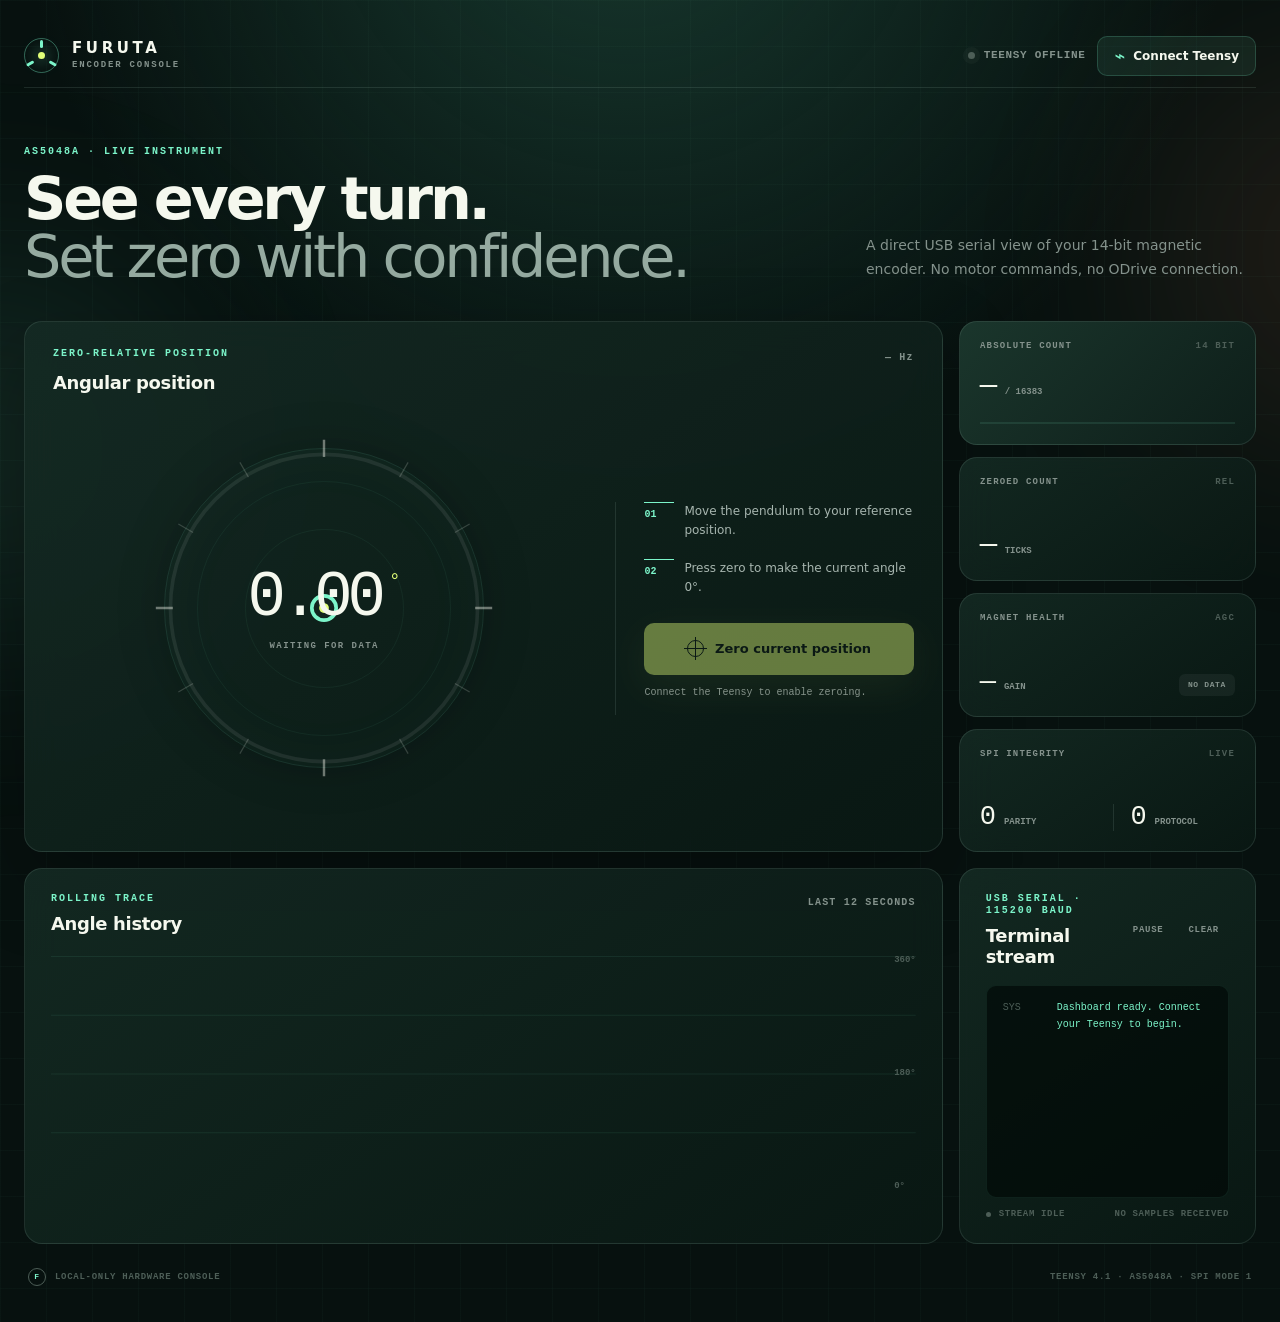
<file: teensy_as5048a_reader/web/index.html>
<!doctype html>
<html lang="en">
  <head>
    <meta charset="utf-8">
    <meta name="viewport" content="width=device-width, initial-scale=1">
    <meta name="theme-color" content="#07110f">
    <title>Furuta Encoder Console</title>
    <link rel="icon" href="favicon.svg" type="image/svg+xml">
    <link rel="stylesheet" href="styles.css">
  </head>
  <body>
    <div class="ambient ambient-one"></div>
    <div class="ambient ambient-two"></div>

    <main class="shell">
      <header class="topbar">
        <a class="brand" href="/" aria-label="Furuta encoder console home">
          <span class="brand-mark" aria-hidden="true"><i></i><i></i><i></i></span>
          <span>
            <strong>FURUTA</strong>
            <small>ENCODER CONSOLE</small>
          </span>
        </a>

        <div class="connection-cluster">
          <div id="connectionStatus" class="status-pill offline" role="status">
            <span class="status-dot"></span>
            <span id="connectionText">Teensy offline</span>
          </div>
          <button id="connectButton" class="button button-secondary" type="button">
            <span class="button-icon" aria-hidden="true">⌁</span>
            Connect Teensy
          </button>
        </div>
      </header>

      <section class="hero-copy" aria-labelledby="pageTitle">
        <div>
          <p class="eyebrow">AS5048A · LIVE INSTRUMENT</p>
          <h1 id="pageTitle">See every turn.<br><span>Set zero with confidence.</span></h1>
        </div>
        <p class="hero-note">A direct USB serial view of your 14-bit magnetic encoder. No motor commands, no ODrive connection.</p>
      </section>

      <section class="dashboard-grid">
        <article class="panel angle-panel">
          <div class="panel-heading">
            <div>
              <p class="panel-kicker">ZERO-RELATIVE POSITION</p>
              <h2>Angular position</h2>
            </div>
            <span id="sampleRate" class="sample-rate">— Hz</span>
          </div>

          <div class="angle-layout">
            <div class="dial-wrap" aria-label="Encoder angle gauge">
              <div class="dial-rings"></div>
              <svg class="dial" viewBox="0 0 320 320" role="img" aria-label="Current encoder angle">
                <defs>
                  <linearGradient id="dialGradient" x1="0" y1="0" x2="1" y2="1">
                    <stop offset="0" stop-color="#7cf5ca"/>
                    <stop offset="1" stop-color="#e2ff78"/>
                  </linearGradient>
                  <filter id="glow">
                    <feGaussianBlur stdDeviation="3.5" result="blur"/>
                    <feMerge><feMergeNode in="blur"/><feMergeNode in="SourceGraphic"/></feMerge>
                  </filter>
                </defs>
                <circle class="dial-track" cx="160" cy="160" r="126"/>
                <circle id="dialProgress" class="dial-progress" cx="160" cy="160" r="126"/>
                <g class="ticks" aria-hidden="true">
                  <path d="M160 22v14 M298 160h-14 M160 298v-14 M22 160h14"/>
                  <path class="minor" d="M229 40.5l-7 12.1 M279.5 91l-12.1 7 M279.5 229l-12.1-7 M229 279.5l-7-12.1 M91 279.5l7-12.1 M40.5 229l12.1-7 M40.5 91l12.1 7 M91 40.5l7 12.1"/>
                </g>
                <g id="needle" class="needle">
                  <line x1="160" y1="166" x2="160" y2="70"/>
                  <circle cx="160" cy="160" r="10"/>
                  <circle class="needle-core" cx="160" cy="160" r="4"/>
                </g>
              </svg>
              <div class="dial-readout">
                <div><span id="angleValue">0.00</span><sup>°</sup></div>
                <small id="turnLabel">WAITING FOR DATA</small>
              </div>
            </div>

            <div class="action-stack">
              <div class="zero-copy">
                <span class="index">01</span>
                <p>Move the pendulum to your reference position.</p>
              </div>
              <div class="zero-copy">
                <span class="index">02</span>
                <p>Press zero to make the current angle 0°.</p>
              </div>
              <button id="zeroButton" class="button button-zero" type="button" disabled>
                <span class="target-icon" aria-hidden="true"></span>
                Zero current position
              </button>
              <p id="zeroFeedback" class="zero-feedback" aria-live="polite">Connect the Teensy to enable zeroing.</p>
            </div>
          </div>
        </article>

        <aside class="metrics-column" aria-label="Encoder metrics">
          <article class="panel metric-card metric-primary">
            <div class="metric-label"><span>ABSOLUTE COUNT</span><i>14 BIT</i></div>
            <div class="metric-value"><strong id="absoluteCount">—</strong><small>/ 16383</small></div>
            <div class="bit-bar" aria-hidden="true"><span id="countBar"></span></div>
          </article>

          <article class="panel metric-card">
            <div class="metric-label"><span>ZEROED COUNT</span><i>REL</i></div>
            <div class="metric-value"><strong id="zeroedCount">—</strong><small>ticks</small></div>
          </article>

          <article class="panel metric-card">
            <div class="metric-label"><span>MAGNET HEALTH</span><i>AGC</i></div>
            <div class="health-row">
              <div><strong id="agcValue">—</strong><small>gain</small></div>
              <span id="magnetStatus" class="health-chip neutral">NO DATA</span>
            </div>
          </article>

          <article class="panel metric-card">
            <div class="metric-label"><span>SPI INTEGRITY</span><i>LIVE</i></div>
            <div class="error-grid">
              <div><strong id="parityErrors">0</strong><small>parity</small></div>
              <div><strong id="protocolErrors">0</strong><small>protocol</small></div>
            </div>
          </article>
        </aside>

        <article class="panel chart-panel">
          <div class="panel-heading compact">
            <div>
              <p class="panel-kicker">ROLLING TRACE</p>
              <h2>Angle history</h2>
            </div>
            <span class="chart-window">LAST 12 SECONDS</span>
          </div>
          <div class="chart-wrap">
            <canvas id="angleChart" aria-label="Recent zero-relative angle chart"></canvas>
            <div class="chart-scale" aria-hidden="true"><span>360°</span><span>180°</span><span>0°</span></div>
          </div>
        </article>

        <article class="panel terminal-panel">
          <div class="panel-heading compact terminal-heading">
            <div>
              <p class="panel-kicker">USB SERIAL · 115200 BAUD</p>
              <h2>Terminal stream</h2>
            </div>
            <div class="terminal-actions">
              <button id="pauseButton" class="text-button" type="button">Pause</button>
              <button id="clearButton" class="text-button" type="button">Clear</button>
            </div>
          </div>
          <div id="terminal" class="terminal" role="log" aria-live="off">
            <div class="terminal-line system"><span>SYS</span> Dashboard ready. Connect your Teensy to begin.</div>
          </div>
          <div class="terminal-footer">
            <span><i id="streamDot"></i><span id="streamState">Stream idle</span></span>
            <span id="lastSample">No samples received</span>
          </div>
        </article>
      </section>

      <footer>
        <p><span class="footer-mark">F</span> Local-only hardware console</p>
        <p>Teensy 4.1 · AS5048A · SPI mode 1</p>
      </footer>
    </main>

    <div id="toast" class="toast" role="status" aria-live="polite"></div>
    <script src="app.js"></script>
  </body>
</html>
</file>
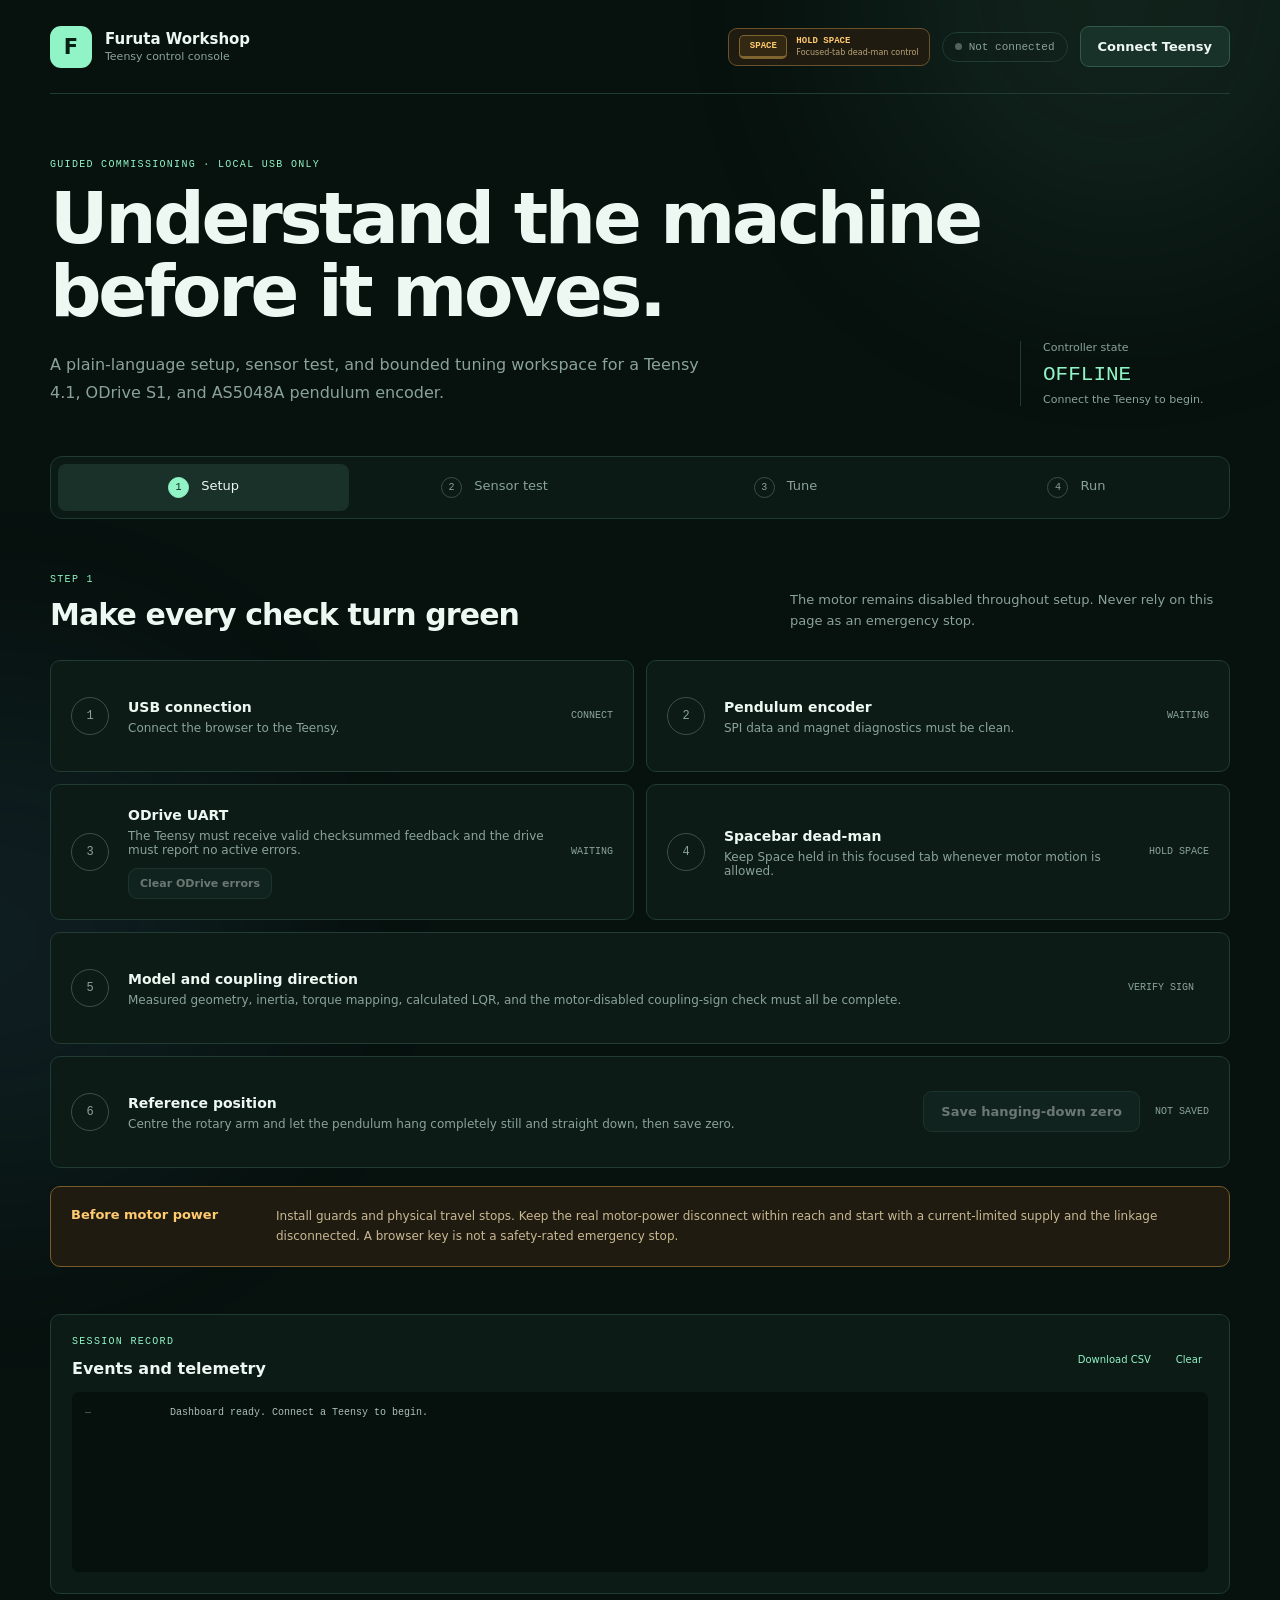
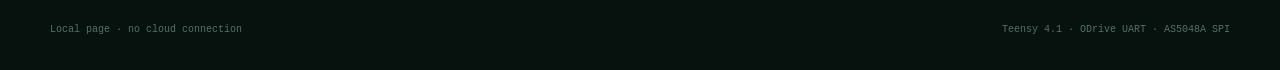
<file: teensy_uart_web/web/index.html>
<!doctype html>
<html lang="en">
  <head>
    <meta charset="utf-8">
    <meta name="viewport" content="width=device-width, initial-scale=1">
    <meta name="theme-color" content="#07110e">
    <title>Furuta Workshop</title>
    <link rel="icon" href="favicon.svg" type="image/svg+xml">
    <link rel="stylesheet" href="styles.css">
  </head>
  <body>
    <div class="ambient one"></div><div class="ambient two"></div>
    <main>
      <header class="topbar">
        <a class="brand" href="#setup" aria-label="Furuta Workshop home">
          <span class="brand-mark">F</span>
          <span><strong>Furuta Workshop</strong><small>Teensy control console</small></span>
        </a>
        <div class="connection-block">
          <div id="spaceStatus" class="space-control" aria-live="polite"><kbd>SPACE</kbd><span><strong>HOLD SPACE</strong><small>Focused-tab dead-man control</small></span></div>
          <span id="connectionPill" class="pill offline"><i></i><span id="connectionText">Not connected</span></span>
          <button id="connectButton" class="button secondary" type="button">Connect Teensy</button>
        </div>
      </header>

      <section class="hero">
        <div>
          <p class="eyebrow">GUIDED COMMISSIONING · LOCAL USB ONLY</p>
          <h1>Understand the machine<br>before it moves.</h1>
          <p class="lede">A plain-language setup, sensor test, and bounded tuning workspace for a Teensy 4.1, ODrive S1, and AS5048A pendulum encoder.</p>
        </div>
        <div class="machine-state">
          <span>Controller state</span>
          <strong id="modeValue">OFFLINE</strong>
          <small id="modeExplanation">Connect the Teensy to begin.</small>
        </div>
      </section>

      <nav class="tabs" aria-label="Workflow">
        <button class="tab active" data-page="setup" type="button"><span>1</span> Setup</button>
        <button class="tab" data-page="test" type="button"><span>2</span> Sensor test</button>
        <button class="tab" data-page="tune" type="button"><span>3</span> Tune</button>
        <button class="tab" data-page="run" type="button"><span>4</span> Run</button>
      </nav>

      <div id="globalAlert" class="alert hidden" role="alert"></div>

      <section id="setup" class="page active">
        <div class="section-heading">
          <div><p class="eyebrow">STEP 1</p><h2>Make every check turn green</h2></div>
          <p>The motor remains disabled throughout setup. Never rely on this page as an emergency stop.</p>
        </div>
        <div class="check-grid">
          <article id="checkConnection" class="check-card"><span class="check-icon">1</span><div><strong>USB connection</strong><p>Connect the browser to the Teensy.</p></div><b>WAITING</b></article>
          <article id="checkEncoder" class="check-card"><span class="check-icon">2</span><div><strong>Pendulum encoder</strong><p>SPI data and magnet diagnostics must be clean.</p></div><b>WAITING</b></article>
          <article id="checkOdrive" class="check-card"><span class="check-icon">3</span><div><strong>ODrive UART</strong><p>The Teensy must receive valid checksummed feedback and the drive must report no active errors.</p><button id="clearOdriveErrorsButton" class="button secondary compact-button" type="button" disabled>Clear ODrive errors</button></div><b>WAITING</b></article>
          <article id="checkDeadman" class="check-card"><span class="check-icon">4</span><div><strong>Spacebar dead-man</strong><p>Keep Space held in this focused tab whenever motor motion is allowed.</p></div><b>HOLD SPACE</b></article>
          <article id="checkMechanism" class="check-card wide"><span class="check-icon">5</span><div><strong>Model and coupling direction</strong><p>Measured geometry, inertia, torque mapping, calculated LQR, and the motor-disabled coupling-sign check must all be complete.</p></div><b>VERIFY SIGN</b></article>
          <article id="checkZero" class="check-card wide"><span class="check-icon">6</span><div><strong>Reference position</strong><p>Centre the rotary arm and let the pendulum hang completely still and straight down, then save zero.</p></div><button id="zeroButton" class="button secondary" type="button" disabled>Save hanging-down zero</button><b>WAITING</b></article>
        </div>
        <aside class="safety-note"><strong>Before motor power</strong><p>Install guards and physical travel stops. Keep the real motor-power disconnect within reach and start with a current-limited supply and the linkage disconnected. A browser key is not a safety-rated emergency stop.</p></aside>
      </section>

      <section id="test" class="page">
        <div class="section-heading">
          <div><p class="eyebrow">STEP 2 · MOTOR DISABLED</p><h2>Move it by hand and verify the signs</h2></div>
          <button id="testModeButton" class="button secondary" type="button" disabled>Enter sensor test</button>
        </div>
        <div class="live-grid">
          <article class="metric hero-metric"><span>Pendulum angle</span><strong><b id="pendulumDegrees">—</b>°</strong><small>0° upright · ±180° hanging down</small></article>
          <article class="metric"><span>Rotary arm angle</span><strong><b id="armDegrees">—</b>°</strong><small>Relative to saved zero</small></article>
          <article class="metric"><span>Pendulum speed</span><strong><b id="pendulumRate">—</b> rad/s</strong><small>Fast balance estimate · settling estimate <b id="settlingRate">—</b> rad/s</small></article>
          <article class="metric"><span>Arm speed</span><strong><b id="armRate">—</b> rad/s</strong><small>ODrive estimate · settling estimate <b id="settlingArmRate">—</b> rad/s</small></article>
        </div>
        <article class="chart-panel">
          <div class="panel-title"><div><p class="eyebrow">LIVE TRACE</p><h3>Angles over the last 12 seconds</h3></div><div class="legend"><span class="pend">Pendulum</span><span class="arm">Arm</span></div></div>
          <canvas id="stateChart" aria-label="Recent arm and pendulum angle chart"></canvas>
        </article>
        <div class="diagnostic-grid">
          <article><span>Raw encoder count</span><strong id="rawCount">—</strong></article>
          <article><span>Magnet gain (AGC)</span><strong id="agcValue">—</strong></article>
          <article><span>SPI parity errors</span><strong id="parityErrors">—</strong></article>
          <article><span>SPI protocol errors</span><strong id="protocolErrors">—</strong></article>
          <article><span>Control work / worst</span><strong id="loopTiming">—</strong></article>
        </div>
        <div class="instruction"><span>Coupling sign check</span><p>Keep motor power disconnected. First choose an arm direction and verify its dashboard angle becomes positive. Then hold the pendulum near upright and move the arm gently but briskly in that positive direction; as the pendulum top initially lags, its dashboard angle must also move positive. If not, change only <code>kPendulumDirection</code>, rebuild, and repeat. After this is repeatable, set <code>kControlDirectionVerified = true</code>. Never compensate by flipping gain signs.</p></div>
      </section>

      <section id="tune" class="page">
        <div class="section-heading">
          <div><p class="eyebrow">STEP 3 · MODEL-BASED UPRIGHT TRIALS</p><h2>Start gently, then test the reviewed model</h2></div>
          <span class="temporary-label">Best trial values are firmware defaults</span>
        </div>
        <div class="preset-row">
          <button class="preset selected" data-preset="tuned" type="button">Hardware tuned<br><small>Best 8-second trial</small></button>
          <button class="preset" data-scale="0.65" type="button">Conservative model<br><small>65% of model gains</small></button>
          <button class="preset" data-scale="1" type="button">Model nominal<br><small>Calculated 200 Hz LQR</small></button>
          <button class="preset" data-scale="1.15" type="button">Responsive<br><small>115% of model gains</small></button>
        </div>
        <details class="advanced-gains">
          <summary>Advanced: inspect exact signed gains</summary>
          <p>These four terms act together. Firmware permits each only from 50% to 150% of its model value and never permits its sign to flip.</p>
          <div class="gain-grid">
            <label><span><strong>Arm angle state</strong><small>Model-coupled position term</small></span><input id="gainArm" type="number" min="-0.1371" max="-0.0457" step="0.001" value="-0.07000"><em>K₁</em></label>
            <label><span><strong>Pendulum angle state</strong><small>Primary upright correction term</small></span><input id="gainPendulum" type="number" min="0.7222" max="2.1665" step="0.001" value="1.60000"><em>K₂</em></label>
            <label><span><strong>Arm rate state</strong><small>Model-coupled velocity term</small></span><input id="gainArmRate" type="number" min="-0.1038" max="-0.0346" step="0.001" value="-0.06920"><em>K₃</em></label>
            <label><span><strong>Pendulum rate state</strong><small>Upright motion damping term</small></span><input id="gainPendulumRate" type="number" min="0.0694" max="0.2083" step="0.001" value="0.09000"><em>K₄</em></label>
          </div>
        </details>
        <div class="tune-actions">
          <button id="applyGainsButton" class="button secondary" type="button" disabled>Apply values while disarmed</button>
          <p id="gainFeedback">Connect and finish setup first.</p>
        </div>
        <article class="deadman-panel">
          <div><p class="eyebrow">LOW-TORQUE BALANCE TRIAL</p><h3>Hold upright, then hold Space</h3><p>Manually place the pendulum nearly upright and motionless, then press and hold Space. The trial starts automatically—no mouse click is required. Releasing Space, changing browser tabs, losing keep-alives, leaving the catch region, or reaching 20 seconds stops motor output.</p></div>
          <div class="hold-area"><button id="tuneHoldButton" type="button" disabled><span>SPACE STARTS THE TRIAL</span><small>Mouse click optional · release Space to stop</small></button><p id="tuneHint">Complete every setup check.</p></div>
        </article>
        <div class="instruction warning"><span>Trial rule</span><p>Start with Hardware tuned. Save each telemetry log and release Space immediately if motion grows. Exact individual gains are advanced controls; prefer the reviewed profiles. Blind automatic searching remains disabled because collisions and saturation produce unsafe, misleading “learning.”</p></div>
      </section>

      <section id="run" class="page">
        <div class="section-heading"><div><p class="eyebrow">STEP 4 · GUARDED SWING-UP TUNING</p><h2>Build energy, catch, and balance</h2></div></div>
        <article class="run-panel">
          <div class="run-readiness"><span id="readinessRing">0/6</span><div><strong id="readinessTitle">Not ready</strong><p id="readinessText">Complete the setup checklist.</p></div></div>
          <div class="run-controls">
            <button id="swingTrialButton" class="button danger" type="button" disabled>Space starts guarded swing-up</button>
            <button id="armButton" class="button secondary" type="button" disabled>Full automatic locked</button>
            <button id="disarmButton" class="button stop" type="button" disabled>DISARM / STOP</button>
          </div>
          <p id="swingHint" class="run-copy">Let go once the pendulum is generally downward and the arm has stopped. Holding Space uses the tested ODrive filtered-position gains to center at up to 0.5 turn/s, holds the exact target until arm and pendulum remain settled for 2.5 seconds, verifies torque mode, then starts swing-up. Release Space to stop immediately.</p>
        </article>
        <details class="advanced-gains" open>
          <summary>Swing-up tuning controls</summary>
          <p>Change one value at a time while disarmed. Swing-up is hard-limited to 0.450 N·m; balance and centering retain their lower limits.</p>
          <div class="gain-grid">
            <label><span><strong>Swing strength</strong><small>How quickly energy is added near center</small></span><input id="swingEnergyGain" type="number" min="0" max="20" step="0.05" value="1.000"><em>energy</em></label>
            <label><span><strong>Arm damping</strong><small>Opposes rapid arm motion</small></span><input id="swingArmDamping" type="number" min="0" max="1" step="0.005" value="0.030"><em>damping</em></label>
            <label><span><strong>Arm centering</strong><small>Reserves torque to return the arm toward center</small></span><input id="swingArmCentering" type="number" min="0" max="1" step="0.005" value="0.180"><em>centering</em></label>
            <label><span><strong>Startup nudge</strong><small>Initial torque from the hanging position</small></span><input id="swingStartupKick" type="number" min="0" max="0.30" step="0.005" value="0.160"><em>Nm</em></label>
            <label><span><strong>Maximum swing torque</strong><small>Hard ceiling during the energy-building phase</small></span><input id="swingTorqueLimit" type="number" min="0" max="0.45" step="0.005" value="0.450"><em>Nm</em></label>
          </div>
          <div class="tune-actions"><button id="applySwingButton" class="button secondary" type="button" disabled>Apply swing settings while disarmed</button><p id="swingFeedback">Firmware-safe defaults loaded.</p></div>
        </details>
        <div class="live-grid compact">
          <article class="metric"><span>Commanded torque</span><strong><b id="torqueValue">—</b> Nm</strong></article>
          <article class="metric"><span>ODrive errors</span><strong id="odriveErrors">—</strong></article>
          <article class="metric"><span>Current gains</span><strong id="gainSummary">—</strong></article>
        </div>
      </section>

      <section class="log-panel">
        <div class="panel-title"><div><p class="eyebrow">SESSION RECORD</p><h3>Events and telemetry</h3></div><div><button id="downloadButton" class="text-button" type="button">Download CSV</button><button id="clearLogButton" class="text-button" type="button">Clear</button></div></div>
        <div id="eventLog" class="event-log" role="log"><p><time>—</time><span>Dashboard ready. Connect a Teensy to begin.</span></p></div>
      </section>

      <footer><span>Local page · no cloud connection</span><span>Teensy 4.1 · ODrive UART · AS5048A SPI</span></footer>
    </main>
    <div id="toast" class="toast" role="status" aria-live="polite"></div>
    <script src="app.js"></script>
  </body>
</html>
</file>
<file: teensy_as5048a_reader/web/styles.css>
:root {
  color-scheme: dark;
  --ink: #f5f8ee;
  --muted: #84928c;
  --faint: #4d5e57;
  --bg: #07110f;
  --panel: rgba(15, 30, 26, 0.78);
  --panel-strong: rgba(18, 37, 31, 0.94);
  --line: rgba(178, 218, 198, 0.13);
  --green: #7cf5ca;
  --lime: #e2ff78;
  --orange: #ff845c;
  --red: #ff5f68;
  --shadow: 0 30px 80px rgba(0, 0, 0, 0.28);
  font-family: Inter, ui-sans-serif, system-ui, -apple-system, BlinkMacSystemFont, "Segoe UI", sans-serif;
}

* { box-sizing: border-box; }

html { min-width: 320px; background: var(--bg); }

body {
  margin: 0;
  min-height: 100vh;
  color: var(--ink);
  background:
    linear-gradient(rgba(124, 245, 202, 0.025) 1px, transparent 1px),
    linear-gradient(90deg, rgba(124, 245, 202, 0.025) 1px, transparent 1px),
    radial-gradient(circle at 49% -10%, #17382e 0, transparent 38%),
    var(--bg);
  background-size: 46px 46px, 46px 46px, auto, auto;
  overflow-x: hidden;
}

button, a { -webkit-tap-highlight-color: transparent; }
button { font: inherit; }

.ambient {
  position: fixed;
  pointer-events: none;
  width: 360px;
  height: 360px;
  border-radius: 50%;
  filter: blur(120px);
  opacity: 0.12;
  z-index: 0;
}
.ambient-one { background: var(--green); left: -190px; top: 30%; }
.ambient-two { background: var(--orange); right: -250px; top: 8%; }

.shell {
  position: relative;
  z-index: 1;
  width: min(1460px, calc(100% - 48px));
  margin: 0 auto;
  padding: 24px 0 36px;
}

.topbar {
  display: flex;
  align-items: center;
  justify-content: space-between;
  min-height: 64px;
  border-bottom: 1px solid var(--line);
}

.brand {
  display: inline-flex;
  align-items: center;
  gap: 13px;
  color: var(--ink);
  text-decoration: none;
  letter-spacing: 0.08em;
}

.brand strong, .brand small { display: block; }
.brand strong { font-size: 15px; line-height: 1; letter-spacing: 0.24em; }
.brand small { margin-top: 5px; color: var(--muted); font: 600 9px/1 ui-monospace, monospace; letter-spacing: 0.2em; }

.brand-mark {
  width: 35px;
  height: 35px;
  position: relative;
  display: grid;
  place-items: center;
  border: 1px solid rgba(124, 245, 202, 0.38);
  border-radius: 50%;
}
.brand-mark::after { content: ""; width: 7px; height: 7px; border-radius: 50%; background: var(--lime); box-shadow: 0 0 16px var(--green); }
.brand-mark i { position: absolute; width: 3px; height: 8px; background: var(--green); border-radius: 2px; transform-origin: 1.5px 17px; top: 1px; }
.brand-mark i:nth-child(2) { transform: rotate(120deg); }
.brand-mark i:nth-child(3) { transform: rotate(240deg); }

.connection-cluster { display: flex; align-items: center; gap: 12px; }
.status-pill {
  display: flex;
  align-items: center;
  gap: 9px;
  color: var(--muted);
  font: 650 11px/1 ui-monospace, monospace;
  letter-spacing: 0.06em;
  text-transform: uppercase;
}
.status-dot { width: 7px; height: 7px; border-radius: 50%; background: var(--faint); box-shadow: 0 0 0 5px rgba(77, 94, 87, 0.12); }
.status-pill.online { color: var(--green); }
.status-pill.online .status-dot { background: var(--green); box-shadow: 0 0 0 5px rgba(124, 245, 202, 0.12), 0 0 16px var(--green); }
.status-pill.connecting .status-dot { background: var(--orange); animation: pulse 1s infinite; }

.button {
  border: 0;
  border-radius: 10px;
  padding: 12px 16px;
  cursor: pointer;
  color: var(--ink);
  transition: transform 160ms ease, background 160ms ease, border-color 160ms ease, opacity 160ms ease;
}
.button:hover:not(:disabled) { transform: translateY(-1px); }
.button:active:not(:disabled) { transform: translateY(1px); }
.button:focus-visible, .text-button:focus-visible { outline: 2px solid var(--lime); outline-offset: 3px; }
.button:disabled { cursor: not-allowed; opacity: 0.42; }
.button-secondary { display: flex; gap: 8px; align-items: center; background: rgba(124, 245, 202, 0.08); border: 1px solid rgba(124, 245, 202, 0.19); font-size: 12px; font-weight: 700; }
.button-icon { color: var(--green); font-size: 18px; line-height: 0; }

.hero-copy {
  display: grid;
  grid-template-columns: minmax(0, 1fr) minmax(280px, 390px);
  align-items: end;
  gap: 40px;
  padding: 58px 0 36px;
}
.eyebrow, .panel-kicker { margin: 0 0 12px; color: var(--green); font: 700 10px/1.2 ui-monospace, monospace; letter-spacing: 0.2em; }
.hero-copy h1 { margin: 0; max-width: 800px; font-size: clamp(35px, 4.6vw, 67px); line-height: 0.98; letter-spacing: -0.055em; font-weight: 620; }
.hero-copy h1 span { color: #95aaa0; font-weight: 430; }
.hero-note { margin: 0 0 4px; color: var(--muted); font-size: 14px; line-height: 1.7; }

.dashboard-grid {
  display: grid;
  grid-template-columns: minmax(0, 1.7fr) minmax(270px, 0.55fr);
  gap: 16px;
}

.panel {
  background: linear-gradient(145deg, rgba(21, 43, 36, 0.88), rgba(10, 24, 20, 0.88));
  border: 1px solid var(--line);
  border-radius: 18px;
  box-shadow: var(--shadow);
  backdrop-filter: blur(18px);
}

.angle-panel { min-height: 510px; padding: 26px 28px 28px; overflow: hidden; }
.panel-heading { display: flex; justify-content: space-between; align-items: flex-start; gap: 20px; }
.panel-heading h2 { margin: 0; font-size: 18px; font-weight: 620; letter-spacing: -0.02em; }
.sample-rate, .chart-window { color: var(--muted); font: 650 10px/1 ui-monospace, monospace; letter-spacing: 0.12em; padding-top: 5px; }
.angle-layout { display: grid; grid-template-columns: minmax(320px, 1fr) minmax(220px, 0.55fr); align-items: center; gap: 20px; min-height: 430px; }

.dial-wrap { position: relative; width: min(390px, 100%); aspect-ratio: 1; margin: 0 auto; display: grid; place-items: center; }
.dial-rings { position: absolute; inset: 9%; border-radius: 50%; border: 1px solid rgba(124, 245, 202, 0.1); box-shadow: inset 0 0 80px rgba(124, 245, 202, 0.025), 0 0 50px rgba(0, 0, 0, 0.2); }
.dial-rings::before, .dial-rings::after { content: ""; position: absolute; border-radius: 50%; border: 1px solid rgba(124, 245, 202, 0.055); }
.dial-rings::before { inset: 10%; }
.dial-rings::after { inset: 25%; }
.dial { position: relative; width: 100%; height: 100%; transform: rotate(-90deg); overflow: visible; }
.dial-track, .dial-progress { fill: none; stroke-width: 3; }
.dial-track { stroke: rgba(132, 146, 140, 0.16); }
.dial-progress { stroke: url(#dialGradient); stroke-linecap: round; stroke-dasharray: 791.68; stroke-dashoffset: 791.68; filter: url(#glow); transition: stroke-dashoffset 140ms linear; }
.ticks { fill: none; stroke: rgba(245, 248, 238, 0.42); stroke-width: 2; }
.ticks .minor { stroke: rgba(245, 248, 238, 0.18); stroke-width: 1; }
.needle { transform-origin: 160px 160px; transition: transform 140ms linear; }
.needle line { stroke: var(--lime); stroke-width: 3; stroke-linecap: round; filter: url(#glow); }
.needle circle { fill: #12251f; stroke: var(--green); stroke-width: 3; }
.needle .needle-core { fill: var(--lime); stroke: none; }
.dial-readout { position: absolute; display: grid; place-items: center; text-align: center; pointer-events: none; }
.dial-readout div { display: flex; align-items: flex-start; }
.dial-readout span { font: 520 clamp(43px, 5vw, 69px)/1 ui-monospace, "SFMono-Regular", monospace; letter-spacing: -0.08em; }
.dial-readout sup { margin: 6px 0 0 8px; color: var(--lime); font: 500 20px/1 ui-monospace, monospace; }
.dial-readout small { margin-top: 12px; color: var(--muted); font: 700 9px/1 ui-monospace, monospace; letter-spacing: 0.16em; }

.action-stack { border-left: 1px solid var(--line); padding-left: 28px; display: flex; flex-direction: column; gap: 20px; }
.zero-copy { display: grid; grid-template-columns: 30px 1fr; gap: 10px; align-items: start; }
.zero-copy .index { color: var(--green); font: 650 10px/1 ui-monospace, monospace; border-top: 1px solid var(--green); padding-top: 7px; }
.zero-copy p { margin: 0; color: #a7b6af; font-size: 12px; line-height: 1.55; }
.button-zero { margin-top: 6px; min-height: 52px; display: flex; justify-content: center; align-items: center; gap: 11px; background: var(--lime); color: #0a1512; font-weight: 780; font-size: 13px; box-shadow: 0 12px 40px rgba(226, 255, 120, 0.14); }
.button-zero:hover:not(:disabled) { background: #edff9b; box-shadow: 0 14px 48px rgba(226, 255, 120, 0.22); }
.target-icon { position: relative; width: 17px; height: 17px; border: 1.5px solid currentColor; border-radius: 50%; }
.target-icon::before, .target-icon::after { content: ""; position: absolute; background: currentColor; }
.target-icon::before { width: 1px; height: 23px; left: 7px; top: -4px; }
.target-icon::after { height: 1px; width: 23px; top: 7px; left: -4px; }
.zero-feedback { min-height: 30px; margin: -10px 0 0; color: var(--muted); font: 500 10px/1.5 ui-monospace, monospace; }

.metrics-column { display: grid; grid-template-rows: repeat(4, 1fr); gap: 12px; }
.metric-card { padding: 20px; min-height: 112px; display: flex; flex-direction: column; justify-content: space-between; box-shadow: none; }
.metric-primary { background: linear-gradient(135deg, rgba(27, 55, 45, 0.98), rgba(14, 31, 26, 0.96)); }
.metric-label { display: flex; justify-content: space-between; align-items: center; color: var(--muted); font: 700 9px/1 ui-monospace, monospace; letter-spacing: 0.13em; }
.metric-label i { font-style: normal; color: var(--faint); }
.metric-value { display: flex; align-items: baseline; gap: 9px; }
.metric-value strong { font: 520 29px/1 ui-monospace, monospace; letter-spacing: -0.05em; }
.metric-value small, .health-row small, .error-grid small { color: var(--muted); font: 600 9px/1 ui-monospace, monospace; text-transform: uppercase; }
.bit-bar { height: 2px; overflow: hidden; background: rgba(124, 245, 202, 0.1); }
.bit-bar span { display: block; width: 0; height: 100%; background: linear-gradient(90deg, var(--green), var(--lime)); box-shadow: 0 0 10px var(--green); transition: width 150ms linear; }
.health-row { display: flex; justify-content: space-between; align-items: end; }
.health-row > div, .error-grid > div { display: flex; align-items: baseline; gap: 8px; }
.health-row strong, .error-grid strong { font: 520 27px/1 ui-monospace, monospace; }
.health-chip { padding: 7px 9px; border-radius: 6px; font: 750 8px/1 ui-monospace, monospace; letter-spacing: 0.08em; }
.health-chip.neutral { color: var(--muted); background: rgba(132, 146, 140, 0.1); }
.health-chip.healthy { color: var(--green); background: rgba(124, 245, 202, 0.1); }
.health-chip.warning { color: var(--orange); background: rgba(255, 132, 92, 0.11); }
.error-grid { display: grid; grid-template-columns: 1fr 1fr; gap: 12px; }
.error-grid > div + div { border-left: 1px solid var(--line); padding-left: 16px; }

.chart-panel, .terminal-panel { padding: 24px 26px; min-height: 330px; box-shadow: none; }
.compact .panel-kicker { margin-bottom: 8px; }
.chart-wrap { position: relative; height: 235px; margin-top: 22px; }
#angleChart { width: 100%; height: 100%; display: block; }
.chart-scale { position: absolute; inset: 0 0 0 auto; display: flex; flex-direction: column; justify-content: space-between; color: var(--faint); font: 600 9px/1 ui-monospace, monospace; pointer-events: none; }

.terminal-heading { align-items: center; }
.terminal-actions { display: flex; gap: 5px; }
.text-button { color: var(--muted); background: transparent; border: 1px solid transparent; border-radius: 7px; padding: 7px 9px; font: 650 9px/1 ui-monospace, monospace; text-transform: uppercase; letter-spacing: 0.08em; cursor: pointer; }
.text-button:hover { color: var(--ink); border-color: var(--line); }
.terminal { height: 213px; overflow-y: auto; margin-top: 18px; padding: 14px 16px; border: 1px solid rgba(124, 245, 202, 0.08); background: rgba(2, 10, 8, 0.7); border-radius: 10px; scrollbar-color: var(--faint) transparent; }
.terminal-line { display: grid; grid-template-columns: 46px minmax(0, 1fr); gap: 8px; color: #91a79d; font: 500 10px/1.65 ui-monospace, "SFMono-Regular", monospace; word-break: break-all; }
.terminal-line span { color: var(--faint); }
.terminal-line.system { color: var(--green); }
.terminal-line.command { color: var(--lime); }
.terminal-line.error { color: var(--orange); }
.terminal-footer { display: flex; justify-content: space-between; gap: 20px; margin-top: 12px; color: var(--faint); font: 600 9px/1 ui-monospace, monospace; text-transform: uppercase; letter-spacing: 0.07em; }
.terminal-footer > span:first-child { display: flex; gap: 8px; align-items: center; }
.terminal-footer i { width: 5px; height: 5px; border-radius: 50%; background: var(--faint); }
.terminal-footer i.live { background: var(--green); box-shadow: 0 0 9px var(--green); }

footer { display: flex; justify-content: space-between; align-items: center; padding: 24px 4px 0; color: var(--faint); font: 600 9px/1 ui-monospace, monospace; letter-spacing: 0.08em; text-transform: uppercase; }
footer p { margin: 0; display: flex; align-items: center; gap: 9px; }
.footer-mark { display: grid; place-items: center; width: 18px; height: 18px; color: var(--green); border: 1px solid var(--faint); border-radius: 50%; font-size: 8px; }

.toast { position: fixed; z-index: 10; left: 50%; bottom: 24px; transform: translate(-50%, 20px); padding: 12px 16px; border: 1px solid rgba(124, 245, 202, 0.2); border-radius: 10px; color: var(--ink); background: rgba(13, 28, 23, 0.96); box-shadow: var(--shadow); font: 600 11px/1.3 ui-monospace, monospace; opacity: 0; pointer-events: none; transition: opacity 180ms ease, transform 180ms ease; }
.toast.show { opacity: 1; transform: translate(-50%, 0); }

@keyframes pulse { 50% { opacity: 0.35; } }

@media (max-width: 1050px) {
  .dashboard-grid { grid-template-columns: 1fr 280px; }
  .angle-layout { grid-template-columns: 1fr; }
  .angle-panel { min-height: 700px; }
  .dial-wrap { width: min(370px, 80vw); }
  .action-stack { border-left: 0; border-top: 1px solid var(--line); padding: 22px 0 0; display: grid; grid-template-columns: 1fr 1fr; }
  .button-zero, .zero-feedback { grid-column: 1 / -1; }
  .chart-panel, .terminal-panel { grid-column: 1 / -1; }
}

@media (max-width: 720px) {
  .shell { width: min(100% - 28px, 560px); padding-top: 12px; }
  .topbar { align-items: flex-start; padding: 8px 0 16px; }
  .connection-cluster { flex-direction: column-reverse; align-items: flex-end; gap: 10px; }
  .status-pill { font-size: 9px; }
  .hero-copy { grid-template-columns: 1fr; gap: 18px; padding: 42px 0 28px; }
  .hero-note { max-width: 410px; }
  .dashboard-grid { grid-template-columns: 1fr; }
  .angle-panel { padding: 22px 18px; min-height: auto; }
  .angle-layout { min-height: auto; }
  .metrics-column { grid-template-columns: 1fr 1fr; grid-template-rows: auto; }
  .metric-card { min-height: 124px; }
  .chart-panel, .terminal-panel { grid-column: auto; padding: 22px 18px; }
  .terminal-footer { flex-direction: column; gap: 8px; }
  footer { flex-direction: column; align-items: flex-start; gap: 12px; }
}

@media (max-width: 480px) {
  .brand small { display: none; }
  .button-secondary { padding: 10px 12px; font-size: 10px; }
  .hero-copy h1 { font-size: 38px; }
  .angle-layout { gap: 12px; }
  .dial-wrap { width: 100%; }
  .action-stack { grid-template-columns: 1fr; }
  .button-zero, .zero-feedback { grid-column: auto; }
  .metrics-column { grid-template-columns: 1fr; }
  .chart-window { display: none; }
}

@media (prefers-reduced-motion: reduce) {
  *, *::before, *::after { scroll-behavior: auto !important; transition-duration: 0.01ms !important; animation-duration: 0.01ms !important; animation-iteration-count: 1 !important; }
}
</file>
<file: teensy_uart_web/web/styles.css>
:root { --bg:#07110e; --panel:#0d1b17; --panel2:#11231d; --line:#203c33; --text:#eef8f3; --muted:#8aa399; --mint:#91f4c6; --lime:#dafa80; --amber:#ffca70; --red:#ff806f; --blue:#72b9ff; }
* { box-sizing:border-box; }
html { scroll-behavior:smooth; }
body { margin:0; min-width:320px; color:var(--text); background:var(--bg); font-family:Inter,Manrope,system-ui,sans-serif; }
button,input { font:inherit; }
button { color:inherit; }
.ambient { position:fixed; width:520px; height:520px; border-radius:50%; filter:blur(120px); opacity:.08; pointer-events:none; z-index:-1; }
.ambient.one { background:var(--mint); top:-260px; right:-100px; }
.ambient.two { background:var(--blue); bottom:-300px; left:-260px; }
main { width:min(1180px,calc(100% - 40px)); margin:auto; }
.topbar { height:94px; display:flex; justify-content:space-between; align-items:center; border-bottom:1px solid var(--line); }
.brand { display:flex; gap:13px; align-items:center; color:inherit; text-decoration:none; }
.brand-mark { display:grid; place-items:center; width:42px; height:42px; background:var(--mint); color:#062016; border-radius:11px; font-weight:800; font-size:21px; }
.brand strong,.brand small { display:block; }.brand strong { font-size:15px; }.brand small { color:var(--muted); font-size:11px; margin-top:2px; }
.connection-block { display:flex; align-items:center; gap:12px; }.pill { border:1px solid var(--line); border-radius:99px; padding:8px 12px; font:11px DM Mono,monospace; color:var(--muted); }.pill i { display:inline-block; width:7px; height:7px; margin-right:7px; border-radius:50%; background:#50645d; }.pill.online { color:var(--mint); border-color:#2f614f; }.pill.online i { background:var(--mint); box-shadow:0 0 10px var(--mint); }.pill.connecting i { background:var(--amber); }
.space-control { display:flex; align-items:center; gap:9px; padding:6px 10px; border:1px solid #6a522b; border-radius:9px; background:#201b10; color:var(--amber); }.space-control kbd { min-width:48px; padding:5px 7px; border:1px solid #80642f; border-bottom-width:3px; border-radius:5px; background:#332812; text-align:center; font:700 9px DM Mono,monospace; }.space-control strong,.space-control small { display:block; }.space-control strong { font:700 9px DM Mono,monospace; }.space-control small { margin-top:2px; color:#b9a478; font-size:8px; }.space-control.holding { border-color:#3d8b69; background:#0d2b20; color:var(--mint); }.space-control.holding kbd { border-color:#55a983; background:var(--mint); color:#082218; }
.button { border:0; border-radius:9px; padding:12px 17px; cursor:pointer; font-size:13px; font-weight:700; transition:.16s ease; }.button:hover:not(:disabled) { transform:translateY(-1px); }.button:disabled { cursor:not-allowed; opacity:.42; }.button.secondary { background:#183129; border:1px solid #315849; }.button.danger { background:var(--amber); color:#291900; }.button.stop { background:var(--red); color:#250603; }.compact-button { display:block; margin-top:11px; padding:8px 11px; font-size:11px; }
.hero { min-height:300px; padding:65px 0 50px; display:flex; justify-content:space-between; align-items:flex-end; gap:30px; }.eyebrow { margin:0 0 12px; color:var(--mint); letter-spacing:.13em; font:500 10px DM Mono,monospace; }.hero h1 { margin:0; letter-spacing:-.045em; font-size:clamp(42px,6vw,72px); line-height:1.01; }.lede { width:min(670px,100%); color:var(--muted); font-size:16px; line-height:1.7; margin:24px 0 0; }.machine-state { flex:0 0 210px; border-left:1px solid var(--line); padding-left:22px; }.machine-state span,.machine-state small { display:block; color:var(--muted); font-size:11px; }.machine-state strong { display:block; font:500 21px DM Mono,monospace; margin:9px 0 7px; color:var(--mint); }
.tabs { position:sticky; top:0; z-index:10; display:grid; grid-template-columns:repeat(4,1fr); padding:7px; background:rgba(13,27,23,.94); backdrop-filter:blur(12px); border:1px solid var(--line); border-radius:12px; }.tab { padding:13px; border:0; border-radius:8px; background:transparent; color:var(--muted); cursor:pointer; font-size:13px; }.tab span { display:inline-grid; place-items:center; width:21px; height:21px; margin-right:8px; border:1px solid #3a5048; border-radius:50%; font:10px DM Mono,monospace; }.tab.active { color:var(--text); background:#193129; }.tab.active span { background:var(--mint); border-color:var(--mint); color:#092318; }
.page { display:none; padding:55px 0 35px; }.page.active { display:block; }.section-heading { display:flex; justify-content:space-between; align-items:end; gap:30px; margin-bottom:28px; }.section-heading h2 { margin:0; font-size:30px; letter-spacing:-.03em; }.section-heading>p { width:440px; color:var(--muted); font-size:13px; line-height:1.6; margin:0; }
.alert { margin-top:22px; padding:14px 18px; border-radius:8px; background:#411c18; border:1px solid #883b32; color:#ffd8d3; font-size:13px; }.hidden { display:none!important; }
.check-grid { display:grid; grid-template-columns:1fr 1fr; gap:12px; }.check-card { min-height:112px; display:grid; grid-template-columns:42px 1fr auto; align-items:center; gap:15px; padding:20px; background:var(--panel); border:1px solid var(--line); border-radius:10px; }.check-card.wide { grid-column:1/-1; grid-template-columns:42px 1fr auto auto; }.check-icon { display:grid; place-items:center; width:38px; height:38px; border-radius:50%; border:1px solid #3a5048; color:var(--muted); font:12px DM Mono,monospace; }.check-card strong { font-size:14px; }.check-card p { margin:5px 0 0; color:var(--muted); font-size:12px; }.check-card>b { color:var(--muted); font:500 10px DM Mono,monospace; }.check-card.good { border-color:#2e5e4c; background:#0d211a; }.check-card.good .check-icon { background:var(--mint); border-color:var(--mint); color:#092318; }.check-card.good>b { color:var(--mint); }.check-card.bad { border-color:#6f302a; }.check-card.bad>b { color:var(--red); }
.safety-note { display:grid; grid-template-columns:180px 1fr; gap:25px; margin-top:18px; padding:20px; border:1px solid #795b2b; border-radius:10px; background:#201b10; }.safety-note strong { color:var(--amber); font-size:13px; }.safety-note p { margin:0; color:#c8b894; font-size:12px; line-height:1.65; }
.live-grid { display:grid; grid-template-columns:repeat(4,1fr); gap:12px; }.metric { min-height:135px; padding:19px; background:var(--panel); border:1px solid var(--line); border-radius:10px; }.metric>span { display:block; color:var(--muted); font-size:11px; }.metric>strong { display:block; font:500 20px DM Mono,monospace; margin-top:27px; }.metric strong b { font:inherit; }.metric small { display:block; color:#658078; font-size:10px; margin-top:8px; }.hero-metric { background:linear-gradient(140deg,#123328,#0d1b17); border-color:#2b604c; }.hero-metric>strong { color:var(--mint); font-size:28px; }
.chart-panel,.log-panel { margin-top:12px; padding:21px; background:var(--panel); border:1px solid var(--line); border-radius:10px; }.panel-title { display:flex; justify-content:space-between; align-items:center; }.panel-title h3 { margin:0; font-size:16px; }.legend { display:flex; gap:18px; color:var(--muted); font-size:10px; }.legend span:before { content:""; display:inline-block; width:7px; height:7px; margin-right:6px; border-radius:50%; }.legend .pend:before { background:var(--mint); }.legend .arm:before { background:var(--blue); }#stateChart { display:block; width:100%; height:260px; margin-top:18px; }
.diagnostic-grid { display:grid; grid-template-columns:repeat(4,1fr); gap:12px; margin-top:12px; }.diagnostic-grid article { padding:15px 18px; border:1px solid var(--line); border-radius:9px; }.diagnostic-grid span { display:block; color:var(--muted); font-size:10px; }.diagnostic-grid strong { display:block; margin-top:8px; font:500 14px DM Mono,monospace; }
.instruction { display:grid; grid-template-columns:150px 1fr; gap:20px; padding:20px; margin-top:20px; background:#0b1814; border-left:3px solid var(--mint); }.instruction span { color:var(--mint); font-weight:700; font-size:12px; }.instruction p { margin:0; color:var(--muted); font-size:12px; line-height:1.7; }.instruction code { color:#cce6db; }.instruction.warning { border-color:var(--amber); }.instruction.warning span { color:var(--amber); }
.temporary-label { color:var(--amber); border:1px solid #634d29; border-radius:99px; padding:8px 11px; font:10px DM Mono,monospace; }.preset-row { display:grid; grid-template-columns:repeat(3,1fr); gap:10px; margin-bottom:12px; }.preset { text-align:left; padding:15px; border:1px solid var(--line); border-radius:9px; background:var(--panel); cursor:pointer; }.preset small { color:var(--muted); }.preset.selected { border-color:var(--mint); }.advanced-gains { margin-top:12px; padding:15px; border:1px solid var(--line); border-radius:10px; background:#0b1814; }.advanced-gains summary { cursor:pointer; color:var(--mint); font-size:12px; font-weight:700; }.advanced-gains>p { color:var(--muted); font-size:11px; line-height:1.6; }.advanced-gains .gain-grid { margin-top:12px; }.gain-grid { display:grid; grid-template-columns:1fr 1fr; gap:10px; }.gain-grid label { display:grid; grid-template-columns:1fr 105px 28px; align-items:center; gap:12px; padding:18px; border:1px solid var(--line); border-radius:10px; background:var(--panel); }.gain-grid strong,.gain-grid small { display:block; }.gain-grid strong { font-size:13px; }.gain-grid small { margin-top:5px; color:var(--muted); font-size:10px; }.gain-grid input { width:100%; padding:10px; color:var(--text); background:#07130f; border:1px solid #315044; border-radius:7px; font:13px DM Mono,monospace; }.gain-grid em { color:var(--mint); font:12px DM Mono,monospace; }.tune-actions { display:flex; align-items:center; gap:18px; margin:14px 0 24px; }.tune-actions p { color:var(--muted); font-size:11px; }
.deadman-panel { display:grid; grid-template-columns:1.4fr .8fr; gap:38px; align-items:center; padding:27px; background:linear-gradient(135deg,#14261f,#0b1713); border:1px solid #355144; border-radius:12px; }.deadman-panel h3 { font-size:24px; margin:0 0 10px; }.deadman-panel p { margin:0; color:var(--muted); font-size:12px; line-height:1.65; }.hold-area { text-align:center; }.hold-area button { width:100%; min-height:105px; border-radius:13px; border:1px solid #795b2b; background:#2d2412; color:var(--amber); cursor:pointer; user-select:none; touch-action:none; }.hold-area button:not(:disabled):active,.hold-area button.holding { background:var(--amber); color:#2b1a00; transform:scale(.98); }.hold-area button:disabled { opacity:.4; cursor:not-allowed; }.hold-area span,.hold-area small { display:block; }.hold-area span { font-weight:800; }.hold-area small { margin-top:7px; font-size:9px; }.hold-area p { margin-top:10px; font-size:10px; }
.run-panel { display:grid; grid-template-columns:1fr 1fr; gap:30px; padding:30px; border:1px solid var(--line); background:var(--panel); border-radius:12px; }.run-readiness { display:flex; align-items:center; gap:19px; }.run-readiness>span { display:grid; place-items:center; width:76px; height:76px; border:6px solid #28443a; border-radius:50%; color:var(--mint); font:500 15px DM Mono,monospace; }.run-readiness strong { font-size:18px; }.run-readiness p,.run-copy { color:var(--muted); font-size:11px; line-height:1.6; }.run-controls { display:grid; grid-template-columns:1fr 1fr; gap:10px; }.run-copy { grid-column:1/-1; margin:0; }.live-grid.compact { margin-top:12px; grid-template-columns:repeat(3,1fr); }.live-grid.compact .metric { min-height:110px; }
.log-panel { margin-bottom:30px; }.text-button { border:0; background:transparent; color:var(--mint); cursor:pointer; font-size:10px; margin-left:13px; }.event-log { margin-top:14px; height:180px; overflow:auto; padding:10px 13px; background:#06100d; border-radius:7px; font:10px/1.6 DM Mono,monospace; }.event-log p { display:grid; grid-template-columns:75px 1fr; gap:10px; margin:3px 0; color:#abc1b8; }.event-log time { color:#506c62; }.event-log p.error span { color:var(--red); }.event-log p.warn span { color:var(--amber); }
footer { display:flex; justify-content:space-between; padding:0 0 35px; color:#567168; font:10px DM Mono,monospace; }.toast { position:fixed; right:24px; bottom:24px; max-width:340px; padding:14px 17px; border-radius:8px; background:#e9fff5; color:#092318; font-size:12px; font-weight:700; transform:translateY(90px); opacity:0; transition:.2s ease; }.toast.show { transform:none; opacity:1; }
@media (max-width:800px) { main{width:min(100% - 24px,1180px)}.hero{display:block}.machine-state{margin-top:35px}.section-heading{display:block}.section-heading>p{width:auto;margin-top:15px}.check-grid,.gain-grid{grid-template-columns:1fr}.check-card.wide{grid-column:auto;grid-template-columns:42px 1fr}.check-card.wide button,.check-card.wide b{grid-column:2}.live-grid{grid-template-columns:1fr 1fr}.diagnostic-grid{grid-template-columns:1fr 1fr}.deadman-panel,.run-panel{grid-template-columns:1fr}.tabs .tab{font-size:0}.tab span{margin:0}.connection-block .pill{display:none}.space-control small{display:none}.safety-note,.instruction{grid-template-columns:1fr}.run-copy{grid-column:auto}.preset-row{grid-template-columns:1fr}.gain-grid label{grid-template-columns:1fr 100px 25px} }
@media (max-width:480px) { .topbar{height:80px}.brand small{display:none}.button{padding:10px 12px}.hero{padding:45px 0 35px}.live-grid,.diagnostic-grid,.live-grid.compact{grid-template-columns:1fr}.run-controls{grid-template-columns:1fr}.section-heading h2{font-size:25px}.check-card{grid-template-columns:36px 1fr}.check-card>b{grid-column:2} }
</file>
